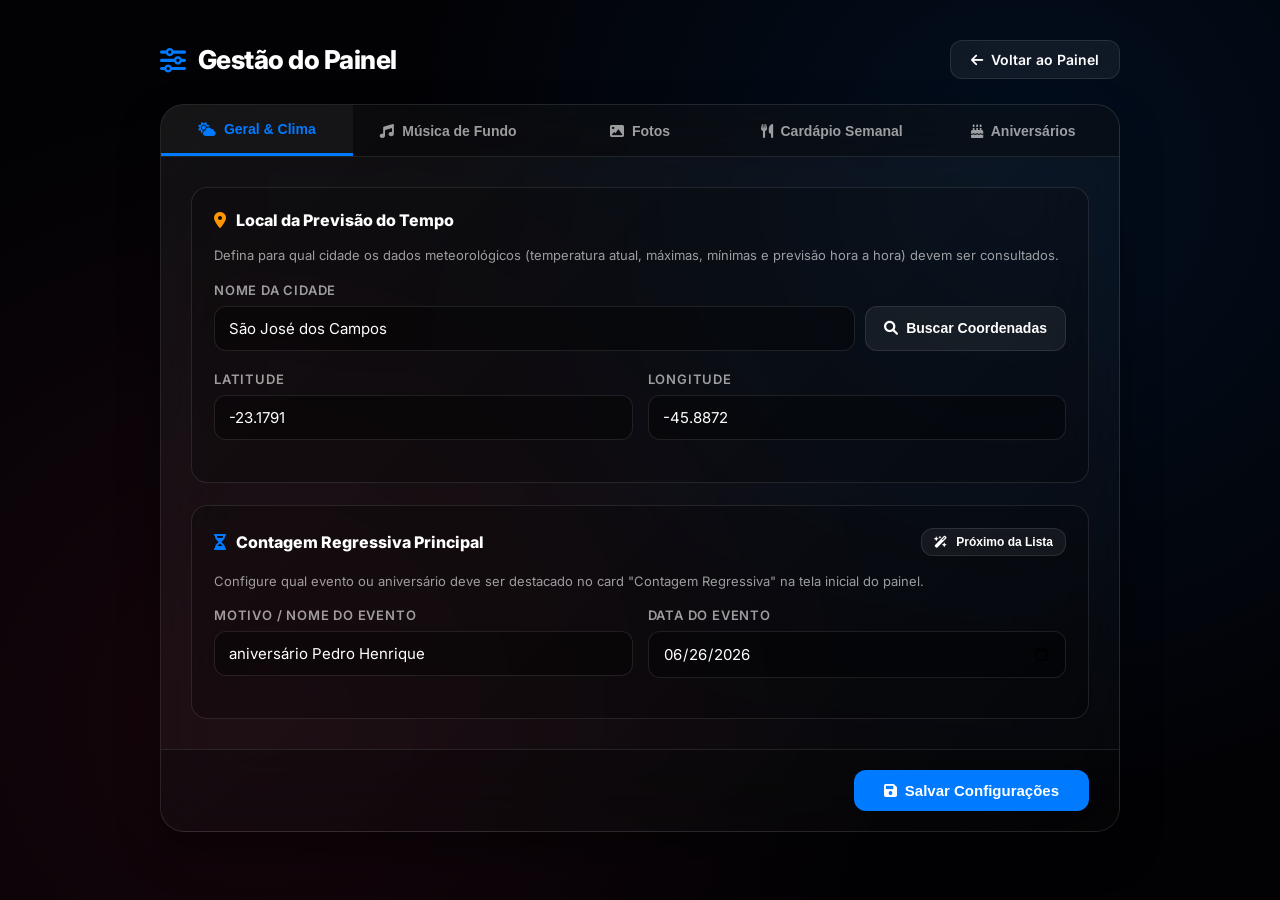
<file: admin.html>
<!DOCTYPE html>
<html lang="pt-br">
<head>
  <meta charset="UTF-8">
  <meta name="viewport" content="width=device-width, initial-scale=1.0">
  <title>Configurações - Painel da Família</title>
  <link rel="preconnect" href="https://fonts.googleapis.com">
  <link rel="preconnect" href="https://fonts.gstatic.com" crossorigin>
  <link href="https://fonts.googleapis.com/css2?family=Inter:wght@200;400;600;800&display=swap" rel="stylesheet">
  <link rel="stylesheet" href="https://cdnjs.cloudflare.com/ajax/libs/font-awesome/6.0.0/css/all.min.css">
  <style>
    :root {
      --bg-dark: #020205;
      --glass-bg: rgba(255, 255, 255, 0.06);
      --glass-border: rgba(255, 255, 255, 0.1);
      --glass-blur: blur(40px);
      --accent-primary: #007aff;
      --accent-green: #32d74b;
      --text-main: #ffffff;
      --text-dim: rgba(255, 255, 255, 0.6);
      --renato: #007aff;
      --elizabeth: #ff2d55;
      --luiza: #ffcc00;
      --camila: #34c759;
      --pedro: #ff9500;
      --generic: #8e8e93;
    }

    * {
      margin: 0;
      padding: 0;
      box-sizing: border-box;
      -webkit-font-smoothing: antialiased;
    }

    body {
      font-family: 'Inter', sans-serif;
      background-color: var(--bg-dark);
      color: var(--text-main);
      min-height: 100vh;
      display: flex;
      flex-direction: column;
      align-items: center;
      padding: 40px 20px;
      overflow-x: hidden;
    }

    .background-overlay {
      position: fixed;
      top: 0;
      left: 0;
      width: 100%;
      height: 100%;
      background: 
        radial-gradient(circle at 80% 20%, rgba(0, 122, 255, 0.1), transparent 50%),
        radial-gradient(circle at 20% 80%, rgba(255, 45, 85, 0.08), transparent 50%),
        #020205;
      z-index: -1;
    }

    header {
      width: 100%;
      max-width: 960px;
      display: flex;
      justify-content: space-between;
      align-items: center;
      margin-bottom: 25px;
    }

    h1 {
      font-size: 26px;
      font-weight: 800;
      letter-spacing: -0.5px;
      display: flex;
      align-items: center;
      gap: 12px;
    }

    .btn-back {
      background: var(--glass-bg);
      border: 1px solid var(--glass-border);
      color: var(--text-main);
      padding: 10px 20px;
      border-radius: 12px;
      cursor: pointer;
      text-decoration: none;
      font-size: 14px;
      font-weight: 600;
      display: flex;
      align-items: center;
      gap: 8px;
      transition: all 0.3s ease;
      backdrop-filter: var(--glass-blur);
    }

    .btn-back:hover {
      background: rgba(255, 255, 255, 0.15);
      border-color: rgba(255, 255, 255, 0.2);
    }

    main {
      width: 100%;
      max-width: 960px;
      background: linear-gradient(135deg, rgba(255, 255, 255, 0.06), rgba(255, 255, 255, 0.02));
      border: 1.5px solid var(--glass-border);
      border-radius: 24px;
      backdrop-filter: var(--glass-blur);
      box-shadow: 0 20px 40px rgba(0,0,0,0.4);
      overflow: hidden;
      display: flex;
      flex-direction: column;
    }

    .tabs {
      display: flex;
      background: rgba(0, 0, 0, 0.3);
      border-bottom: 1px solid var(--glass-border);
      overflow-x: auto;
    }

    .tab-btn {
      flex: 1;
      min-width: 130px;
      background: none;
      border: none;
      color: var(--text-dim);
      padding: 16px 14px;
      font-size: 14px;
      font-weight: 600;
      cursor: pointer;
      display: flex;
      align-items: center;
      justify-content: center;
      gap: 8px;
      transition: all 0.3s ease;
      white-space: nowrap;
    }

    .tab-btn:hover {
      color: var(--text-main);
      background: rgba(255, 255, 255, 0.02);
    }

    .tab-btn.active {
      color: var(--accent-primary);
      background: rgba(255, 255, 255, 0.04);
      border-bottom: 3px solid var(--accent-primary);
    }

    .tab-content {
      padding: 30px;
      display: none;
      animation: fadeIn 0.3s ease;
    }

    .tab-content.active {
      display: block;
    }

    @keyframes fadeIn {
      from { opacity: 0; transform: translateY(4px); }
      to { opacity: 1; transform: translateY(0); }
    }

    /* Cards e seções */
    .section-card {
      background: rgba(0, 0, 0, 0.2);
      border: 1px solid var(--glass-border);
      border-radius: 16px;
      padding: 22px;
      margin-bottom: 22px;
    }

    .section-card:last-child {
      margin-bottom: 0;
    }

    .section-header {
      display: flex;
      justify-content: space-between;
      align-items: center;
      margin-bottom: 16px;
    }

    .section-title {
      font-size: 16px;
      font-weight: 800;
      display: flex;
      align-items: center;
      gap: 10px;
      color: var(--text-main);
    }

    .section-desc {
      font-size: 13px;
      color: var(--text-dim);
      line-height: 1.5;
      margin-bottom: 16px;
    }

    /* Form Styles */
    .form-group {
      margin-bottom: 20px;
    }

    .form-group:last-child {
      margin-bottom: 0;
    }

    .form-row {
      display: grid;
      grid-template-columns: 1fr 1fr;
      gap: 15px;
    }

    @media (max-width: 650px) {
      .form-row {
        grid-template-columns: 1fr;
      }
    }

    label {
      display: block;
      font-size: 13px;
      font-weight: 600;
      color: var(--text-dim);
      margin-bottom: 8px;
      text-transform: uppercase;
      letter-spacing: 0.8px;
    }

    .input-control {
      width: 100%;
      background: rgba(0, 0, 0, 0.35);
      border: 1px solid var(--glass-border);
      border-radius: 12px;
      padding: 12px 14px;
      color: var(--text-main);
      font-size: 15px;
      outline: none;
      transition: all 0.3s ease;
      font-family: inherit;
    }

    .input-control:focus {
      border-color: var(--accent-primary);
      box-shadow: 0 0 10px rgba(0, 122, 255, 0.25);
    }

    .input-with-button {
      display: flex;
      gap: 10px;
    }

    .btn-secondary {
      background: var(--glass-bg);
      border: 1px solid var(--glass-border);
      color: var(--text-main);
      padding: 10px 18px;
      border-radius: 12px;
      font-size: 14px;
      font-weight: 600;
      cursor: pointer;
      display: flex;
      align-items: center;
      gap: 8px;
      white-space: nowrap;
      transition: all 0.2s;
    }

    .btn-secondary:hover {
      background: rgba(255, 255, 255, 0.15);
      border-color: var(--accent-primary);
    }

    /* Switch toggle */
    .switch-label {
      display: flex;
      align-items: center;
      justify-content: space-between;
      cursor: pointer;
      user-select: none;
    }

    .switch-wrapper {
      position: relative;
      display: inline-block;
      width: 50px;
      height: 28px;
    }

    .switch-wrapper input {
      opacity: 0;
      width: 0;
      height: 0;
    }

    .switch-slider {
      position: absolute;
      cursor: pointer;
      top: 0; left: 0; right: 0; bottom: 0;
      background-color: rgba(255, 255, 255, 0.2);
      transition: .3s;
      border-radius: 28px;
    }

    .switch-slider:before {
      position: absolute;
      content: "";
      height: 20px;
      width: 20px;
      left: 4px;
      bottom: 4px;
      background-color: white;
      transition: .3s;
      border-radius: 50%;
    }

    input:checked + .switch-slider {
      background-color: var(--accent-green);
    }

    input:checked + .switch-slider:before {
      transform: translateX(22px);
    }

    /* Presets de música */
    .presets-container {
      display: flex;
      flex-wrap: wrap;
      gap: 8px;
      margin-top: 10px;
    }

    .preset-pill {
      background: rgba(255, 255, 255, 0.04);
      border: 1px solid var(--glass-border);
      color: var(--text-dim);
      padding: 6px 12px;
      border-radius: 20px;
      font-size: 12px;
      cursor: pointer;
      display: flex;
      align-items: center;
      gap: 6px;
      transition: all 0.2s;
    }

    .preset-pill:hover {
      background: rgba(0, 122, 255, 0.2);
      border-color: var(--accent-primary);
      color: #fff;
    }

    /* Slider styling */
    .slider-container {
      display: flex;
      align-items: center;
      gap: 15px;
    }

    .slider-container input[type="range"] {
      flex: 1;
      height: 6px;
      border-radius: 3px;
      background: rgba(255, 255, 255, 0.2);
      outline: none;
      -webkit-appearance: none;
    }

    .slider-container input[type="range"]::-webkit-slider-thumb {
      -webkit-appearance: none;
      width: 20px;
      height: 20px;
      border-radius: 50%;
      background: var(--accent-primary);
      cursor: pointer;
      transition: transform 0.1s;
    }

    .slider-container input[type="range"]::-webkit-slider-thumb:hover {
      transform: scale(1.2);
    }

    .slider-value {
      font-size: 15px;
      font-weight: 800;
      min-width: 60px;
      text-align: right;
    }

    /* Menu Grid Styling */
    .menu-grid {
      display: grid;
      grid-template-columns: repeat(7, 1fr);
      gap: 10px;
      overflow-x: auto;
      padding-bottom: 10px;
    }

    .menu-day-col {
      min-width: 110px;
      background: rgba(255, 255, 255, 0.02);
      border-radius: 12px;
      padding: 10px;
      border: 1px solid var(--glass-border);
    }

    .day-title {
      font-size: 13px;
      font-weight: 800;
      text-transform: uppercase;
      text-align: center;
      padding-bottom: 8px;
      margin-bottom: 10px;
      border-bottom: 1px solid rgba(255, 255, 255, 0.1);
      color: var(--accent-primary);
    }

    .meal-input-group {
      margin-bottom: 10px;
    }

    .meal-label {
      font-size: 11px;
      font-weight: 600;
      color: var(--text-dim);
      margin-bottom: 3px;
      text-transform: uppercase;
    }

    .meal-input {
      width: 100%;
      background: rgba(0, 0, 0, 0.2);
      border: 1px solid rgba(255, 255, 255, 0.05);
      border-radius: 6px;
      padding: 6px 8px;
      color: var(--text-main);
      font-size: 13px;
      outline: none;
    }

    .meal-input:focus {
      border-color: var(--accent-primary);
    }

    /* Birthday styling */
    .birthday-manager {
      display: grid;
      grid-template-columns: 1fr 1.5fr;
      gap: 30px;
    }

    @media (max-width: 768px) {
      .birthday-manager {
        grid-template-columns: 1fr;
      }
      .menu-grid {
        grid-template-columns: repeat(7, 120px);
      }
    }

    .birthday-form {
      background: rgba(0,0,0,0.1);
      padding: 20px;
      border-radius: 16px;
      border: 1px solid var(--glass-border);
    }

    .member-colors {
      display: flex;
      flex-wrap: wrap;
      gap: 10px;
      margin-top: 5px;
    }

    .color-radio {
      display: none;
    }

    .color-label {
      display: flex;
      align-items: center;
      justify-content: center;
      width: 32px;
      height: 32px;
      border-radius: 50%;
      cursor: pointer;
      border: 2px solid transparent;
      transition: all 0.2s;
    }

    .color-label i {
      color: #000;
      font-size: 12px;
      display: none;
    }

    .color-radio:checked + .color-label {
      border-color: #fff;
      transform: scale(1.1);
    }

    .color-radio:checked + .color-label i {
      display: block;
    }

    .birthday-list {
      max-height: 350px;
      overflow-y: auto;
      display: flex;
      flex-direction: column;
      gap: 10px;
      padding-right: 5px;
    }

    .bday-card {
      background: rgba(255, 255, 255, 0.03);
      border: 1px solid var(--glass-border);
      border-radius: 12px;
      padding: 12px 18px;
      display: flex;
      justify-content: space-between;
      align-items: center;
    }

    .bday-card-left {
      display: flex;
      align-items: center;
      gap: 15px;
    }

    .bday-avatar {
      width: 36px;
      height: 36px;
      border-radius: 50%;
      display: flex;
      align-items: center;
      justify-content: center;
      font-weight: 800;
      font-size: 16px;
      color: #fff;
      text-shadow: 0 1px 2px rgba(0,0,0,0.5);
    }

    .bday-info {
      display: flex;
      flex-direction: column;
    }

    .bday-name {
      font-weight: 600;
      font-size: 15px;
    }

    .bday-date {
      font-size: 12px;
      color: var(--text-dim);
    }

    .btn-delete {
      background: none;
      border: none;
      color: var(--text-dim);
      cursor: pointer;
      padding: 8px;
      border-radius: 50%;
      transition: all 0.2s;
    }

    .btn-delete:hover {
      color: #ff453a;
      background: rgba(255, 69, 58, 0.1);
    }

    /* Actions */
    .actions-bar {
      display: flex;
      justify-content: flex-end;
      padding: 20px 30px;
      background: rgba(0,0,0,0.25);
      border-top: 1px solid var(--glass-border);
      gap: 15px;
    }

    .btn-save {
      background: var(--accent-primary);
      border: none;
      color: #fff;
      padding: 12px 30px;
      border-radius: 12px;
      font-size: 15px;
      font-weight: 600;
      cursor: pointer;
      display: flex;
      align-items: center;
      gap: 8px;
      transition: all 0.3s;
    }

    .btn-save:hover {
      background: #0062cc;
      box-shadow: 0 0 15px rgba(0, 122, 255, 0.4);
    }

    .toast {
      position: fixed;
      bottom: -100px;
      background: #32d74b;
      color: #000;
      font-weight: 800;
      padding: 15px 30px;
      border-radius: 12px;
      display: flex;
      align-items: center;
      gap: 10px;
      box-shadow: 0 10px 30px rgba(0,0,0,0.5);
      transition: bottom 0.5s cubic-bezier(0.175, 0.885, 0.32, 1.275);
      z-index: 1000;
    }

    .toast.show {
      bottom: 40px;
    }
  </style>
</head>
<body>
  <div class="background-overlay"></div>

  <header>
    <h1><i class="fa-solid fa-sliders" style="color: var(--accent-primary)"></i> Gestão do Painel</h1>
    <a href="index.html" class="btn-back">
      <i class="fa-solid fa-arrow-left"></i> Voltar ao Painel
    </a>
  </header>

  <main>
    <div class="tabs">
      <button class="tab-btn active" onclick="switchTab('tab-general')">
        <i class="fa-solid fa-cloud-sun"></i> Geral & Clima
      </button>
      <button class="tab-btn" onclick="switchTab('tab-music')">
        <i class="fa-solid fa-music"></i> Música de Fundo
      </button>
      <button class="tab-btn" onclick="switchTab('tab-photos')">
        <i class="fa-solid fa-image"></i> Fotos
      </button>
      <button class="tab-btn" onclick="switchTab('tab-menu')">
        <i class="fa-solid fa-utensils"></i> Cardápio Semanal
      </button>
      <button class="tab-btn" onclick="switchTab('tab-birthdays')">
        <i class="fa-solid fa-cake-candles"></i> Aniversários
      </button>
    </div>

    <!-- TAB: GERAL & CLIMA & CONTAGEM REGRESSIVA -->
    <div id="tab-general" class="tab-content active">
      <!-- Local da Previsão do Tempo -->
      <div class="section-card">
        <div class="section-header">
          <div class="section-title">
            <i class="fa-solid fa-location-dot" style="color: #ff9500;"></i> Local da Previsão do Tempo
          </div>
        </div>
        <p class="section-desc">
          Defina para qual cidade os dados meteorológicos (temperatura atual, máximas, mínimas e previsão hora a hora) devem ser consultados.
        </p>

        <div class="form-group">
          <label for="weather-city-input">Nome da Cidade</label>
          <div class="input-with-button">
            <input type="text" id="weather-city-input" class="input-control" placeholder="Ex: São José dos Campos, SP">
            <button type="button" class="btn-secondary" onclick="lookupCityCoordinates()">
              <i class="fa-solid fa-magnifying-glass"></i> Buscar Coordenadas
            </button>
          </div>
        </div>

        <div class="form-row">
          <div class="form-group">
            <label for="weather-lat-input">Latitude</label>
            <input type="number" step="0.0001" id="weather-lat-input" class="input-control" placeholder="-23.1791">
          </div>
          <div class="form-group">
            <label for="weather-lon-input">Longitude</label>
            <input type="number" step="0.0001" id="weather-lon-input" class="input-control" placeholder="-45.8872">
          </div>
        </div>
      </div>

      <!-- Contagem Regressiva -->
      <div class="section-card">
        <div class="section-header">
          <div class="section-title">
            <i class="fa-solid fa-hourglass-half" style="color: #007aff;"></i> Contagem Regressiva Principal
          </div>
          <button type="button" class="btn-secondary" style="font-size: 12px; padding: 6px 12px;" onclick="syncWithNextBirthday()">
            <i class="fa-solid fa-wand-magic-sparkles"></i> Próximo da Lista
          </button>
        </div>
        <p class="section-desc">
          Configure qual evento ou aniversário deve ser destacado no card "Contagem Regressiva" na tela inicial do painel.
        </p>

        <div class="form-row">
          <div class="form-group">
            <label for="countdown-label-input">Motivo / Nome do Evento</label>
            <input type="text" id="countdown-label-input" class="input-control" placeholder="Ex: aniversário Pedro Henrique">
          </div>
          <div class="form-group">
            <label for="countdown-date-input">Data do Evento</label>
            <input type="date" id="countdown-date-input" class="input-control">
          </div>
        </div>
      </div>
    </div>

    <!-- TAB: MÚSICA DE FUNDO -->
    <div id="tab-music" class="tab-content">
      <div class="section-card">
        <div class="section-header">
          <div class="section-title">
            <i class="fa-solid fa-headphones" style="color: var(--accent-green);"></i> Áudio e Música de Fundo
          </div>
          <label class="switch-label">
            <span style="font-size: 13px; font-weight: 600; margin-right: 12px; color: var(--text-dim);">Ativar Som</span>
            <div class="switch-wrapper">
              <input type="checkbox" id="music-enabled">
              <span class="switch-slider"></span>
            </div>
          </label>
        </div>
        
        <p class="section-desc">
          Deixe uma música suave tocando continuamente no fundo da sua TV. <strong>O vídeo não será exibido na tela</strong> — apenas a faixa sonora tocará silenciosa e agradavelmente enquanto o painel é mostrado.
        </p>

        <div class="form-group">
          <label for="music-url-input">Link da Música ou Rádio (YouTube ou Áudio/MP3)</label>
          <div class="input-with-button">
            <input type="text" id="music-url-input" class="input-control" placeholder="Ex: https://www.youtube.com/watch?v=jfKfPfyJRdk">
            <button type="button" class="btn-secondary" id="btn-test-music" onclick="toggleTestAudio()">
              <i class="fa-solid fa-play"></i> Testar Áudio
            </button>
          </div>
          
          <div class="presets-container">
            <span style="font-size: 12px; color: var(--text-dim); display: flex; align-items: center;">Sugestões:</span>
            <div class="preset-pill" onclick="setMusicPreset('https://www.youtube.com/watch?v=jfKfPfyJRdk', 'Lofi Girl - beats to relax/study to')">
              <i class="fa-solid fa-mug-hot"></i> Lofi Relaxante
            </div>
            <div class="preset-pill" onclick="setMusicPreset('https://www.youtube.com/watch?v=Dx5qFachd3A', 'Jazz Coffee Shop Music')">
              <i class="fa-solid fa-guitar"></i> Jazz Café
            </div>
            <div class="preset-pill" onclick="setMusicPreset('https://www.youtube.com/watch?v=1fueZCTYkpA', 'Relaxing Piano Music')">
              <i class="fa-solid fa-music"></i> Piano Suave
            </div>
            <div class="preset-pill" onclick="setMusicPreset('https://www.youtube.com/watch?v=live_bossa', 'Bossa Nova Lounge')">
              <i class="fa-solid fa-umbrella-beach"></i> Bossa Nova
            </div>
          </div>
        </div>

        <div class="form-group" style="margin-top: 25px;">
          <label for="music-volume">Volume Inicial da TV</label>
          <div class="slider-container">
            <input type="range" id="music-volume" min="5" max="100" step="5" value="25">
            <span class="slider-value" id="music-volume-label">25%</span>
          </div>
          <p style="margin-top: 8px; font-size: 12px; color: var(--text-dim);">
            Recomendado entre 15% e 30% para não atrapalhar conversas na sala.
          </p>
        </div>
      </div>

      <!-- Player invisível para testes no admin -->
      <div id="admin-audio-test-container" style="display:none;"></div>
    </div>

    <!-- TAB: FOTOS -->
    <div id="tab-photos" class="tab-content">
      <div class="section-card">
        <div class="section-title" style="margin-bottom: 15px;">
          <i class="fa-solid fa-photo-film" style="color: var(--accent-primary);"></i> Tempo de Transição
        </div>
        <div class="form-group">
          <label for="photo-transition">Tempo de Rotação das Fotos</label>
          <div class="slider-container">
            <input type="range" id="photo-transition" min="5" max="3600" step="5" value="15">
            <span class="slider-value" id="photo-transition-label">15s</span>
          </div>
          <p style="margin-top: 10px; font-size: 13px; color: var(--text-dim);">
            Ajuste o intervalo de rotação das memórias e fotos exibidas na tela (suporta de 5 segundos até 60 minutos).
          </p>
        </div>
      </div>
    </div>

    <!-- TAB: CARDÁPIO -->
    <div id="tab-menu" class="tab-content">
      <p style="font-size: 14px; color: var(--text-dim); margin-bottom: 20px;">
        Preencha o cardápio da semana. Campos em branco não serão exibidos no painel principal.
      </p>
      <div class="menu-grid" id="menu-grid-container">
        <!-- Injetado via JS de Segunda a Domingo -->
      </div>
    </div>

    <!-- TAB: ANIVERSÁRIOS -->
    <div id="tab-birthdays" class="tab-content">
      <div class="birthday-manager">
        <div class="birthday-form">
          <h3 style="font-size: 16px; font-weight: 800; margin-bottom: 15px;">Adicionar Aniversariante</h3>
          
          <div class="form-group" style="margin-bottom: 15px;">
            <label for="bday-name">Nome</label>
            <input type="text" id="bday-name" class="input-control" placeholder="Ex: Elizabeth">
          </div>

          <div class="form-group" style="margin-bottom: 15px;">
            <label for="bday-date">Data (DD/MM)</label>
            <input type="text" id="bday-date" class="input-control" placeholder="Ex: 20/06" maxlength="5">
          </div>

          <div class="form-group" style="margin-bottom: 20px;">
            <label>Membro / Cor</label>
            <div class="member-colors">
              <input type="radio" name="bday-member" id="col-renato" value="renato" class="color-radio" checked>
              <label for="col-renato" class="color-label" style="background-color: var(--renato)"><i class="fa-solid fa-check"></i></label>

              <input type="radio" name="bday-member" id="col-elizabeth" value="elizabeth" class="color-radio">
              <label for="col-elizabeth" class="color-label" style="background-color: var(--elizabeth)"><i class="fa-solid fa-check"></i></label>

              <input type="radio" name="bday-member" id="col-luiza" value="luiza" class="color-radio">
              <label for="col-luiza" class="color-label" style="background-color: var(--luiza)"><i class="fa-solid fa-check"></i></label>

              <input type="radio" name="bday-member" id="col-camila" value="camila" class="color-radio">
              <label for="col-camila" class="color-label" style="background-color: var(--camila)"><i class="fa-solid fa-check"></i></label>

              <input type="radio" name="bday-member" id="col-pedro" value="pedro" class="color-radio">
              <label for="col-pedro" class="color-label" style="background-color: var(--pedro)"><i class="fa-solid fa-check"></i></label>

              <input type="radio" name="bday-member" id="col-generic" value="generic" class="color-radio">
              <label for="col-generic" class="color-label" style="background-color: var(--generic)"><i class="fa-solid fa-check"></i></label>
            </div>
          </div>

          <button type="button" class="btn-save" style="width: 100%; justify-content: center;" onclick="addBirthday()">
            <i class="fa-solid fa-plus"></i> Adicionar
          </button>
        </div>

        <div>
          <h3 style="font-size: 16px; font-weight: 800; margin-bottom: 15px;">Aniversariantes Cadastrados</h3>
          <div class="birthday-list" id="birthdays-list-container">
            <!-- Injetado via JS -->
          </div>
        </div>
      </div>
    </div>

    <!-- ACTIONS BAR -->
    <div class="actions-bar">
      <button class="btn-save" onclick="saveAllSettings()">
        <i class="fa-solid fa-floppy-disk"></i> Salvar Configurações
      </button>
    </div>
  </main>

  <div class="toast" id="toast">
    <i class="fa-solid fa-circle-check"></i> Configurações salvas com sucesso!
  </div>

  <script src="admin.js"></script>
</body>
</html>
</file>
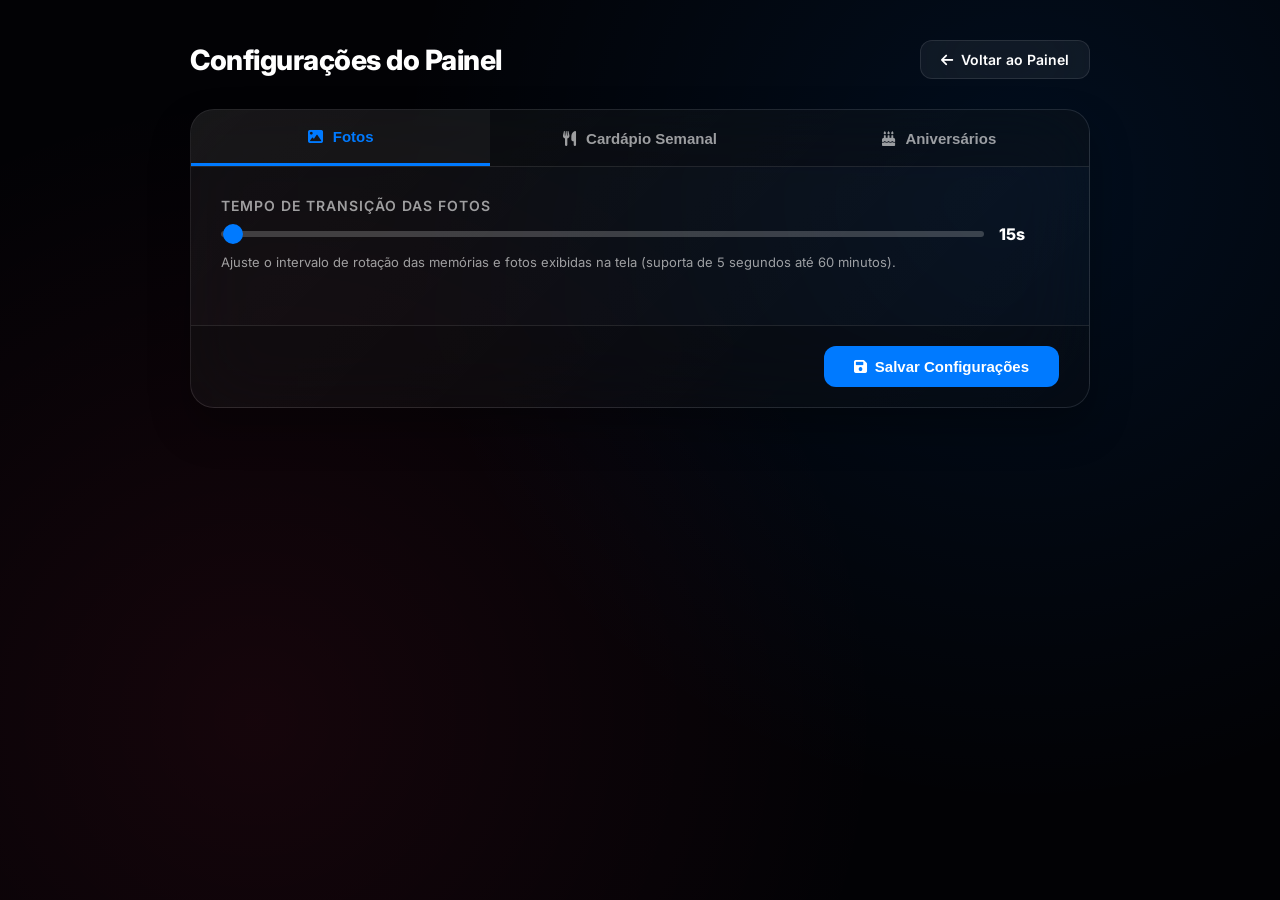
<file: settings.html>
<!DOCTYPE html>
<html lang="pt-br">
<head>
  <meta charset="UTF-8">
  <meta name="viewport" content="width=device-width, initial-scale=1.0">
  <title>Configurações - Painel da Família</title>
  <link rel="preconnect" href="https://fonts.googleapis.com">
  <link rel="preconnect" href="https://fonts.gstatic.com" crossorigin>
  <link href="https://fonts.googleapis.com/css2?family=Inter:wght@200;400;600;800&display=swap" rel="stylesheet">
  <link rel="stylesheet" href="https://cdnjs.cloudflare.com/ajax/libs/font-awesome/6.0.0/css/all.min.css">
  <style>
    :root {
      --bg-dark: #020205;
      --glass-bg: rgba(255, 255, 255, 0.06);
      --glass-border: rgba(255, 255, 255, 0.1);
      --glass-blur: blur(40px);
      --accent-primary: #007aff;
      --text-main: #ffffff;
      --text-dim: rgba(255, 255, 255, 0.6);
      --renato: #007aff;
      --elizabeth: #ff2d55;
      --luiza: #ffcc00;
      --camila: #34c759;
      --pedro: #ff9500;
      --generic: #8e8e93;
    }

    * {
      margin: 0;
      padding: 0;
      box-sizing: border-box;
      -webkit-font-smoothing: antialiased;
    }

    body {
      font-family: 'Inter', sans-serif;
      background-color: var(--bg-dark);
      color: var(--text-main);
      min-height: 100vh;
      display: flex;
      flex-direction: column;
      align-items: center;
      padding: 40px 20px;
      overflow-x: hidden;
    }

    .background-overlay {
      position: fixed;
      top: 0;
      left: 0;
      width: 100%;
      height: 100%;
      background: 
        radial-gradient(circle at 80% 20%, rgba(0, 122, 255, 0.1), transparent 50%),
        radial-gradient(circle at 20% 80%, rgba(255, 45, 85, 0.08), transparent 50%),
        #020205;
      z-index: -1;
    }

    header {
      width: 100%;
      max-width: 900px;
      display: flex;
      justify-content: space-between;
      align-items: center;
      margin-bottom: 30px;
    }

    h1 {
      font-size: 28px;
      font-weight: 800;
      letter-spacing: -0.5px;
    }

    .btn-back {
      background: var(--glass-bg);
      border: 1px solid var(--glass-border);
      color: var(--text-main);
      padding: 10px 20px;
      border-radius: 12px;
      cursor: pointer;
      text-decoration: none;
      font-size: 14px;
      font-weight: 600;
      display: flex;
      align-items: center;
      gap: 8px;
      transition: all 0.3s ease;
      backdrop-filter: var(--glass-blur);
    }

    .btn-back:hover {
      background: rgba(255, 255, 255, 0.15);
      border-color: rgba(255, 255, 255, 0.2);
    }

    main {
      width: 100%;
      max-width: 900px;
      background: linear-gradient(135deg, rgba(255, 255, 255, 0.06), rgba(255, 255, 255, 0.02));
      border: 1.5px solid var(--glass-border);
      border-radius: 24px;
      backdrop-filter: var(--glass-blur);
      box-shadow: 0 20px 40px rgba(0,0,0,0.3);
      overflow: hidden;
      display: flex;
      flex-direction: column;
    }

    .tabs {
      display: flex;
      background: rgba(0, 0, 0, 0.2);
      border-bottom: 1px solid var(--glass-border);
    }

    .tab-btn {
      flex: 1;
      background: none;
      border: none;
      color: var(--text-dim);
      padding: 18px;
      font-size: 15px;
      font-weight: 600;
      cursor: pointer;
      display: flex;
      align-items: center;
      justify-content: center;
      gap: 10px;
      transition: all 0.3s ease;
    }

    .tab-btn:hover {
      color: var(--text-main);
      background: rgba(255, 255, 255, 0.02);
    }

    .tab-btn.active {
      color: var(--accent-primary);
      background: rgba(255, 255, 255, 0.04);
      border-bottom: 3px solid var(--accent-primary);
    }

    .tab-content {
      padding: 30px;
      display: none;
    }

    .tab-content.active {
      display: block;
    }

    /* Form Styles */
    .form-group {
      margin-bottom: 25px;
    }

    label {
      display: block;
      font-size: 14px;
      font-weight: 600;
      color: var(--text-dim);
      margin-bottom: 10px;
      text-transform: uppercase;
      letter-spacing: 1px;
    }

    .input-control {
      width: 100%;
      background: rgba(0, 0, 0, 0.3);
      border: 1px solid var(--glass-border);
      border-radius: 12px;
      padding: 14px;
      color: var(--text-main);
      font-size: 16px;
      outline: none;
      transition: all 0.3s ease;
    }

    .input-control:focus {
      border-color: var(--accent-primary);
      box-shadow: 0 0 10px rgba(0, 122, 255, 0.2);
    }

    /* Slider styling */
    .slider-container {
      display: flex;
      align-items: center;
      gap: 15px;
    }

    .slider-container input[type="range"] {
      flex: 1;
      height: 6px;
      border-radius: 3px;
      background: rgba(255, 255, 255, 0.2);
      outline: none;
      -webkit-appearance: none;
    }

    .slider-container input[type="range"]::-webkit-slider-thumb {
      -webkit-appearance: none;
      width: 20px;
      height: 20px;
      border-radius: 50%;
      background: var(--accent-primary);
      cursor: pointer;
      transition: transform 0.1s;
    }

    .slider-container input[type="range"]::-webkit-slider-thumb:hover {
      transform: scale(1.2);
    }

    .slider-value {
      font-size: 16px;
      font-weight: 800;
      min-width: 60px;
    }

    /* Menu Grid Styling */
    .menu-grid {
      display: grid;
      grid-template-columns: repeat(7, 1fr);
      gap: 10px;
      overflow-x: auto;
      padding-bottom: 10px;
    }

    .menu-day-col {
      min-width: 110px;
      background: rgba(255, 255, 255, 0.02);
      border-radius: 12px;
      padding: 10px;
      border: 1px solid var(--glass-border);
    }

    .day-title {
      font-size: 13px;
      font-weight: 800;
      text-transform: uppercase;
      text-align: center;
      padding-bottom: 8px;
      margin-bottom: 10px;
      border-bottom: 1px solid rgba(255, 255, 255, 0.1);
      color: var(--accent-primary);
    }

    .meal-input-group {
      margin-bottom: 10px;
    }

    .meal-label {
      font-size: 11px;
      font-weight: 600;
      color: var(--text-dim);
      margin-bottom: 3px;
      text-transform: uppercase;
    }

    .meal-input {
      width: 100%;
      background: rgba(0, 0, 0, 0.2);
      border: 1px solid rgba(255, 255, 255, 0.05);
      border-radius: 6px;
      padding: 6px 8px;
      color: var(--text-main);
      font-size: 13px;
      outline: none;
    }

    .meal-input:focus {
      border-color: var(--accent-primary);
    }

    /* Birthday styling */
    .birthday-manager {
      display: grid;
      grid-template-columns: 1fr 1.5fr;
      gap: 30px;
    }

    @media (max-width: 768px) {
      .birthday-manager {
        grid-template-columns: 1fr;
      }
      .menu-grid {
        grid-template-columns: repeat(7, 120px);
      }
    }

    .birthday-form {
      background: rgba(0,0,0,0.1);
      padding: 20px;
      border-radius: 16px;
      border: 1px solid var(--glass-border);
    }

    .member-colors {
      display: flex;
      flex-wrap: wrap;
      gap: 10px;
      margin-top: 5px;
    }

    .color-radio {
      display: none;
    }

    .color-label {
      display: flex;
      align-items: center;
      justify-content: center;
      width: 32px;
      height: 32px;
      border-radius: 50%;
      cursor: pointer;
      border: 2px solid transparent;
      transition: all 0.2s;
    }

    .color-label i {
      color: #000;
      font-size: 12px;
      display: none;
    }

    .color-radio:checked + .color-label {
      border-color: #fff;
      transform: scale(1.1);
    }

    .color-radio:checked + .color-label i {
      display: block;
    }

    .birthday-list {
      max-height: 350px;
      overflow-y: auto;
      display: flex;
      flex-direction: column;
      gap: 10px;
      padding-right: 5px;
    }

    .bday-card {
      background: rgba(255, 255, 255, 0.03);
      border: 1px solid var(--glass-border);
      border-radius: 12px;
      padding: 12px 18px;
      display: flex;
      justify-content: space-between;
      align-items: center;
    }

    .bday-card-left {
      display: flex;
      align-items: center;
      gap: 15px;
    }

    .bday-avatar {
      width: 36px;
      height: 36px;
      border-radius: 50%;
      display: flex;
      align-items: center;
      justify-content: center;
      font-weight: 800;
      font-size: 16px;
      color: #fff;
      text-shadow: 0 1px 2px rgba(0,0,0,0.5);
    }

    .bday-info {
      display: flex;
      flex-direction: column;
    }

    .bday-name {
      font-weight: 600;
      font-size: 15px;
    }

    .bday-date {
      font-size: 12px;
      color: var(--text-dim);
    }

    .btn-delete {
      background: none;
      border: none;
      color: var(--text-dim);
      cursor: pointer;
      padding: 8px;
      border-radius: 50%;
      transition: all 0.2s;
    }

    .btn-delete:hover {
      color: #ff453a;
      background: rgba(255, 69, 58, 0.1);
    }

    /* Actions */
    .actions-bar {
      display: flex;
      justify-content: flex-end;
      padding: 20px 30px;
      background: rgba(0,0,0,0.2);
      border-top: 1px solid var(--glass-border);
      gap: 15px;
    }

    .btn-save {
      background: var(--accent-primary);
      border: none;
      color: #fff;
      padding: 12px 30px;
      border-radius: 12px;
      font-size: 15px;
      font-weight: 600;
      cursor: pointer;
      display: flex;
      align-items: center;
      gap: 8px;
      transition: all 0.3s;
    }

    .btn-save:hover {
      background: #0062cc;
      box-shadow: 0 0 15px rgba(0, 122, 255, 0.4);
    }

    .toast {
      position: fixed;
      bottom: -100px;
      background: #32d74b;
      color: #000;
      font-weight: 800;
      padding: 15px 30px;
      border-radius: 12px;
      display: flex;
      align-items: center;
      gap: 10px;
      box-shadow: 0 10px 30px rgba(0,0,0,0.5);
      transition: bottom 0.5s cubic-bezier(0.175, 0.885, 0.32, 1.275);
      z-index: 1000;
    }

    .toast.show {
      bottom: 40px;
    }
  </style>
</head>
<body>
  <div class="background-overlay"></div>

  <header>
    <h1>Configurações do Painel</h1>
    <a href="index.html" class="btn-back">
      <i class="fa-solid fa-arrow-left"></i> Voltar ao Painel
    </a>
  </header>

  <main>
    <div class="tabs">
      <button class="tab-btn active" onclick="switchTab('tab-photos')">
        <i class="fa-solid fa-image"></i> Fotos
      </button>
      <button class="tab-btn" onclick="switchTab('tab-menu')">
        <i class="fa-solid fa-utensils"></i> Cardápio Semanal
      </button>
      <button class="tab-btn" onclick="switchTab('tab-birthdays')">
        <i class="fa-solid fa-cake-candles"></i> Aniversários
      </button>
    </div>

    <!-- TAB: FOTOS -->
    <div id="tab-photos" class="tab-content active">
      <div class="form-group">
        <label for="photo-transition">Tempo de Transição das Fotos</label>
        <div class="slider-container">
          <input type="range" id="photo-transition" min="5" max="3600" step="5" value="15">
          <span class="slider-value" id="photo-transition-label">15s</span>
        </div>
        <p style="margin-top: 10px; font-size: 13px; color: var(--text-dim);">
          Ajuste o intervalo de rotação das memórias e fotos exibidas na tela (suporta de 5 segundos até 60 minutos).
        </p>
      </div>
    </div>

    <!-- TAB: CARDÁPIO -->
    <div id="tab-menu" class="tab-content">
      <p style="font-size: 14px; color: var(--text-dim); margin-bottom: 20px;">
        Preencha o cardápio da semana. Campos em branco não serão exibidos no painel principal.
      </p>
      <div class="menu-grid" id="menu-grid-container">
        <!-- Injetado via JS de Segunda a Domingo -->
      </div>
    </div>

    <!-- TAB: ANIVERSÁRIOS -->
    <div id="tab-birthdays" class="tab-content">
      <div class="birthday-manager">
        <div class="birthday-form">
          <h3 style="font-size: 16px; font-weight: 800; margin-bottom: 15px;">Adicionar Aniversariante</h3>
          
          <div class="form-group" style="margin-bottom: 15px;">
            <label for="bday-name">Nome</label>
            <input type="text" id="bday-name" class="input-control" placeholder="Ex: Elizabeth">
          </div>

          <div class="form-group" style="margin-bottom: 15px;">
            <label for="bday-date">Data (DD/MM)</label>
            <input type="text" id="bday-date" class="input-control" placeholder="Ex: 20/06" maxlength="5">
          </div>

          <div class="form-group" style="margin-bottom: 20px;">
            <label>Membro / Cor</label>
            <div class="member-colors">
              <input type="radio" name="bday-member" id="col-renato" value="renato" class="color-radio" checked>
              <label for="col-renato" class="color-label" style="background-color: var(--renato)"><i class="fa-solid fa-check"></i></label>

              <input type="radio" name="bday-member" id="col-elizabeth" value="elizabeth" class="color-radio">
              <label for="col-elizabeth" class="color-label" style="background-color: var(--elizabeth)"><i class="fa-solid fa-check"></i></label>

              <input type="radio" name="bday-member" id="col-luiza" value="luiza" class="color-radio">
              <label for="col-luiza" class="color-label" style="background-color: var(--luiza)"><i class="fa-solid fa-check"></i></label>

              <input type="radio" name="bday-member" id="col-camila" value="camila" class="color-radio">
              <label for="col-camila" class="color-label" style="background-color: var(--camila)"><i class="fa-solid fa-check"></i></label>

              <input type="radio" name="bday-member" id="col-pedro" value="pedro" class="color-radio">
              <label for="col-pedro" class="color-label" style="background-color: var(--pedro)"><i class="fa-solid fa-check"></i></label>

              <input type="radio" name="bday-member" id="col-generic" value="generic" class="color-radio">
              <label for="col-generic" class="color-label" style="background-color: var(--generic)"><i class="fa-solid fa-check"></i></label>
            </div>
          </div>

          <button type="button" class="btn-save" style="width: 100%; justify-content: center;" onclick="addBirthday()">
            <i class="fa-solid fa-plus"></i> Adicionar
          </button>
        </div>

        <div>
          <h3 style="font-size: 16px; font-weight: 800; margin-bottom: 15px;">Aniversariantes Cadastrados</h3>
          <div class="birthday-list" id="birthdays-list-container">
            <!-- Injetado via JS -->
          </div>
        </div>
      </div>
    </div>

    <!-- ACTIONS BAR -->
    <div class="actions-bar">
      <button class="btn-save" onclick="saveAllSettings()">
        <i class="fa-solid fa-floppy-disk"></i> Salvar Configurações
      </button>
    </div>
  </main>

  <div class="toast" id="toast">
    <i class="fa-solid fa-circle-check"></i> Configurações salvas com sucesso!
  </div>

  <script src="settings.js"></script>
</body>
</html>
</file>
